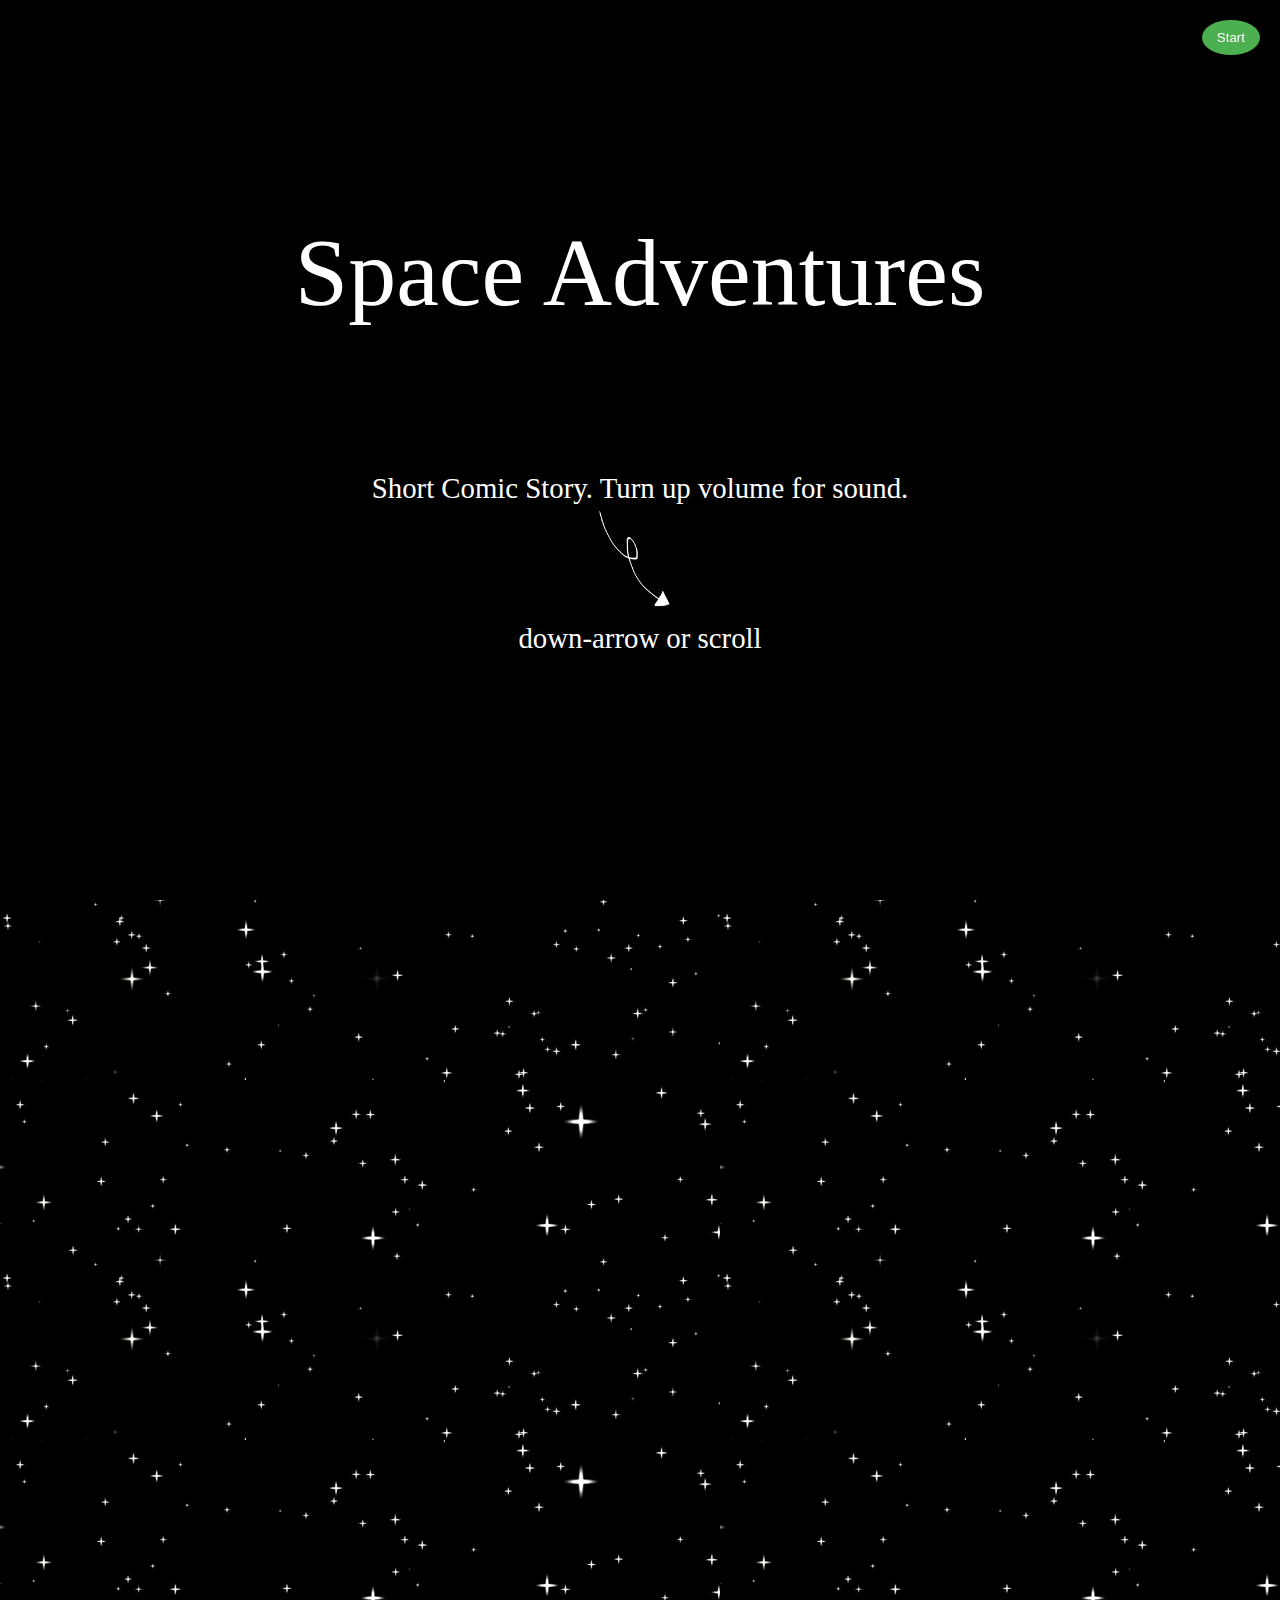
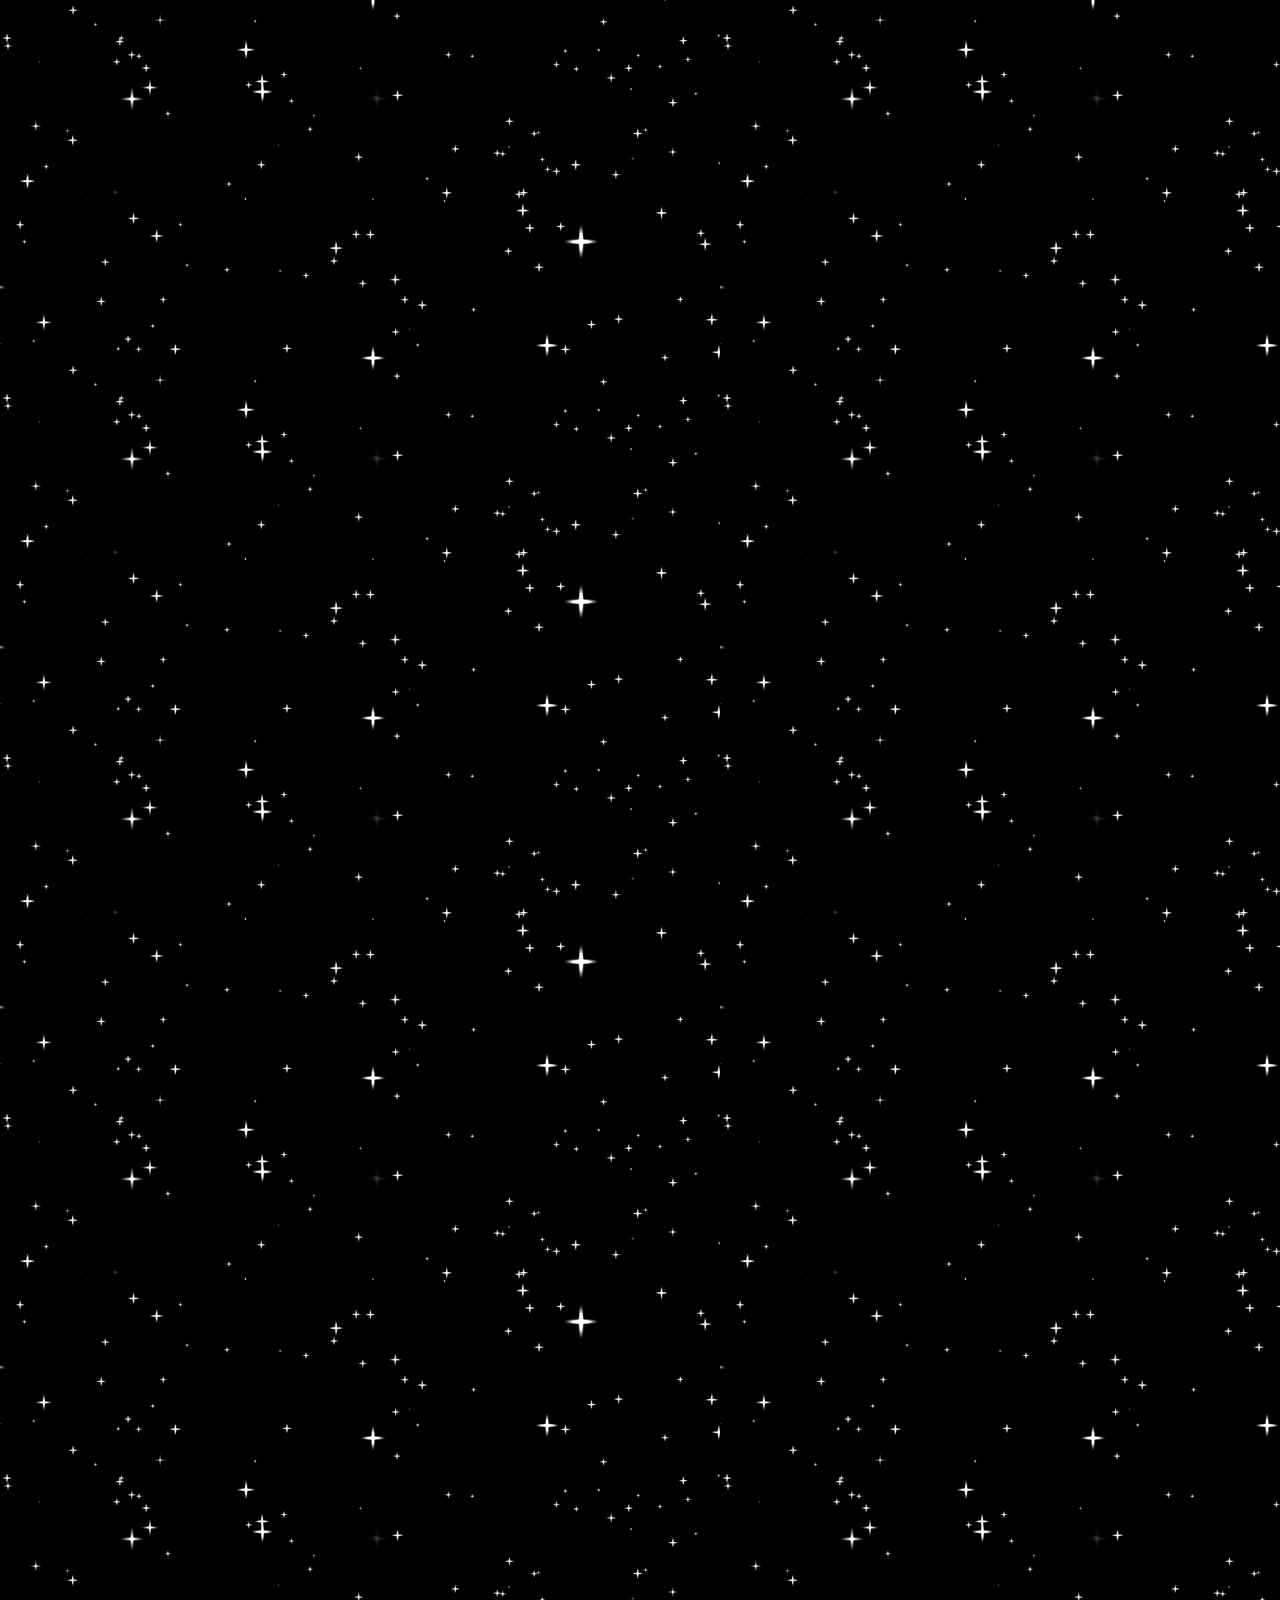
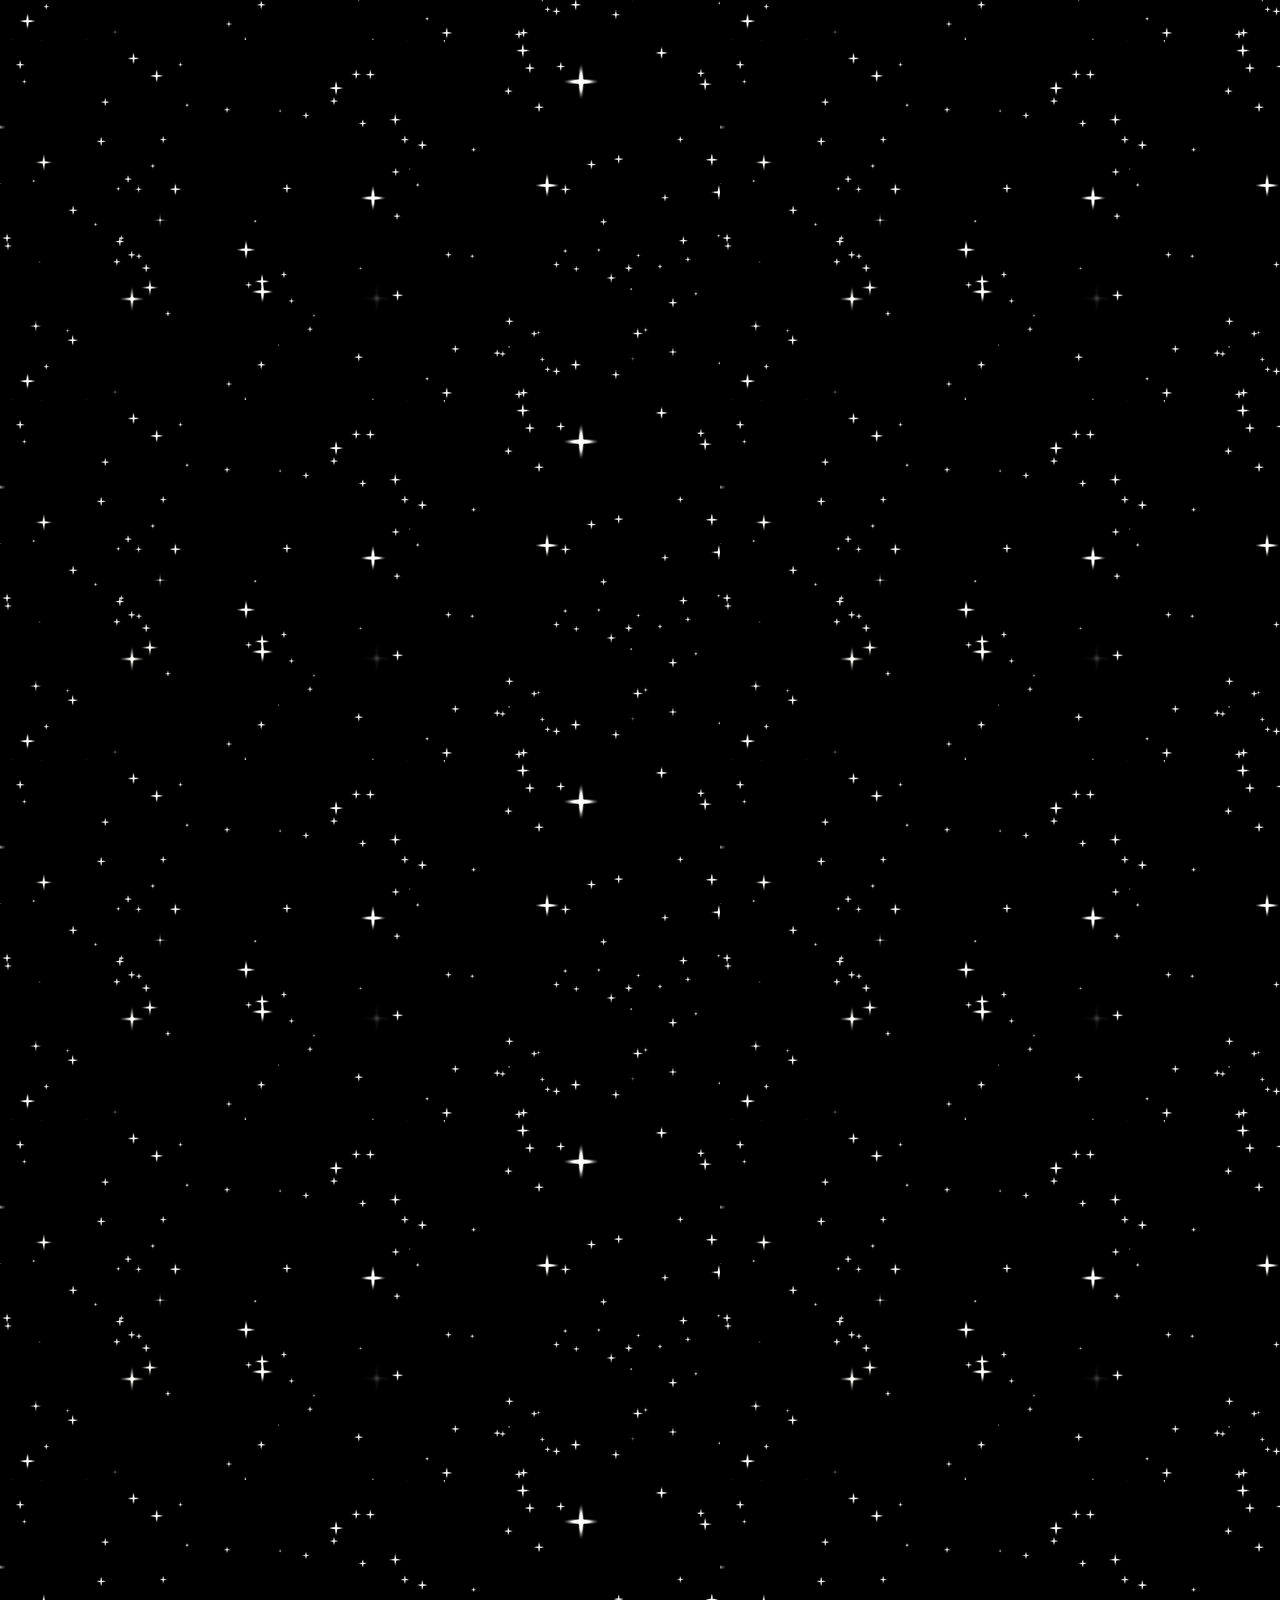
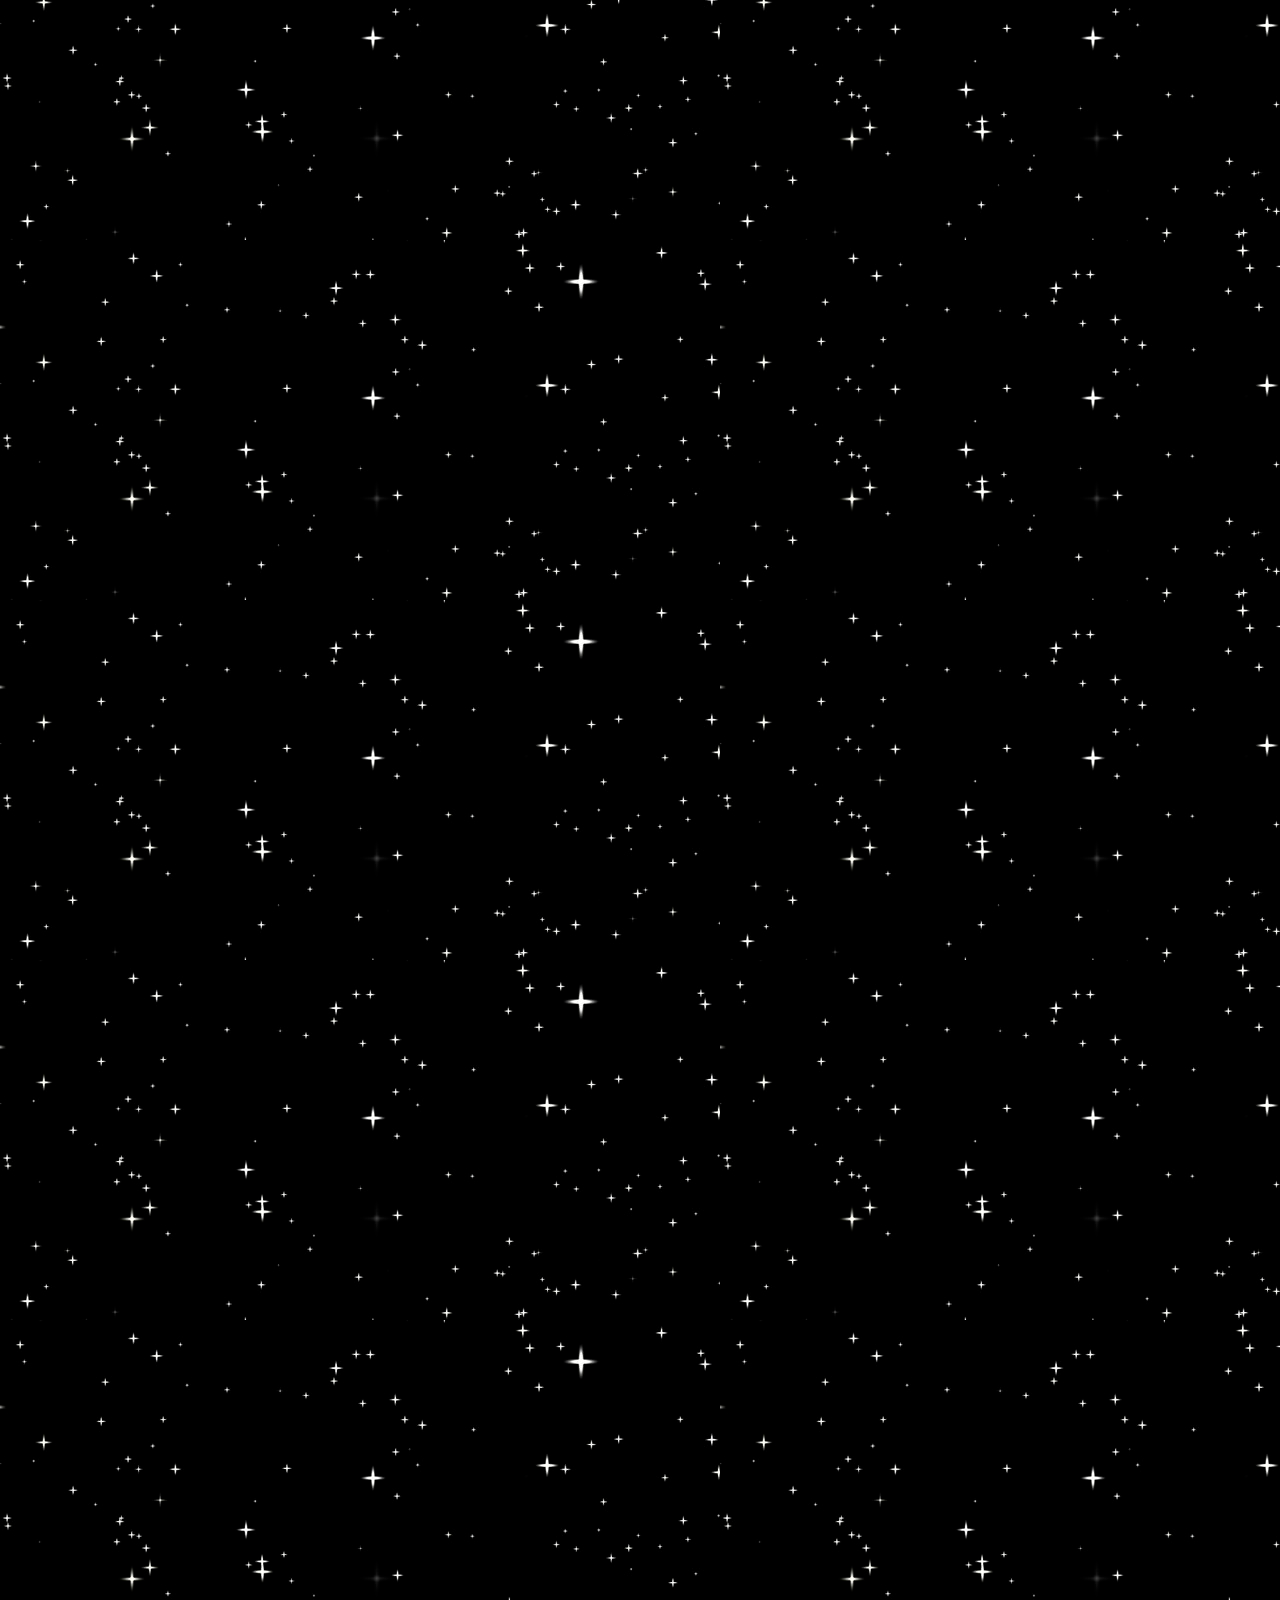
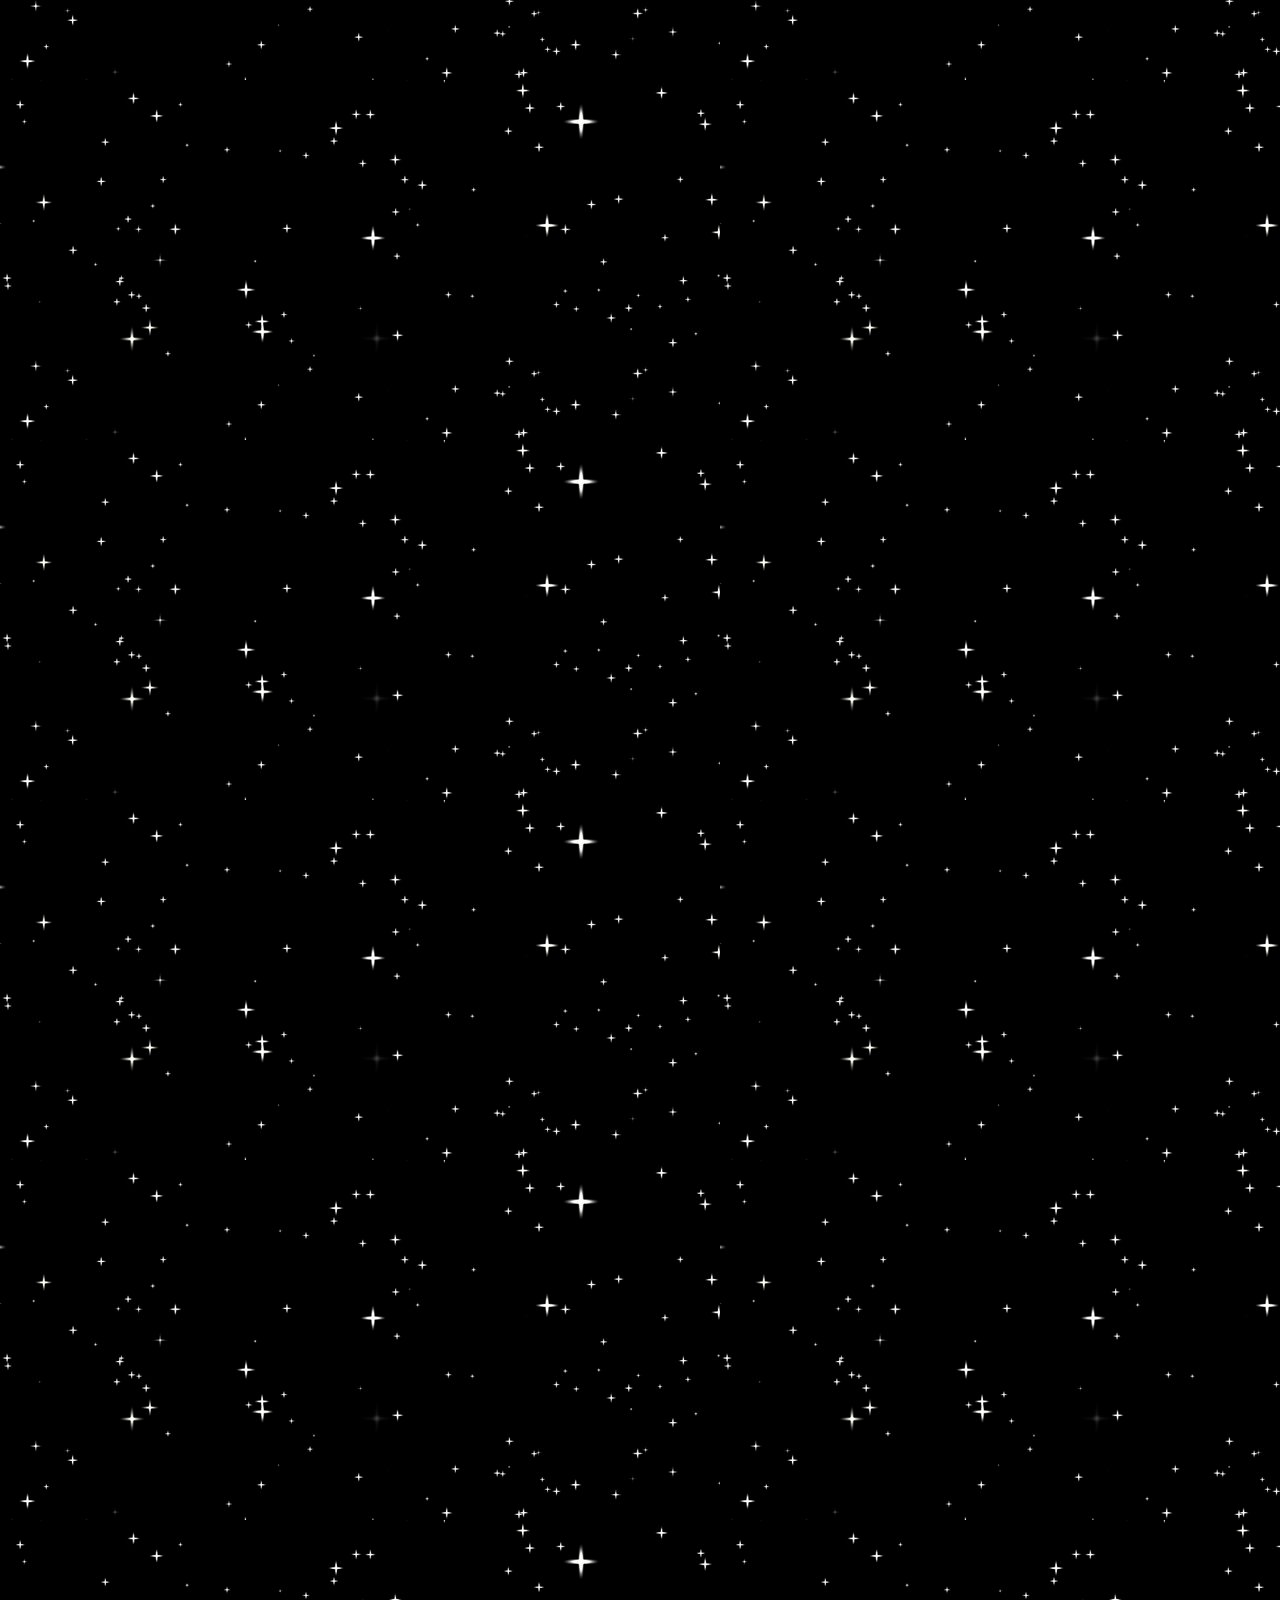
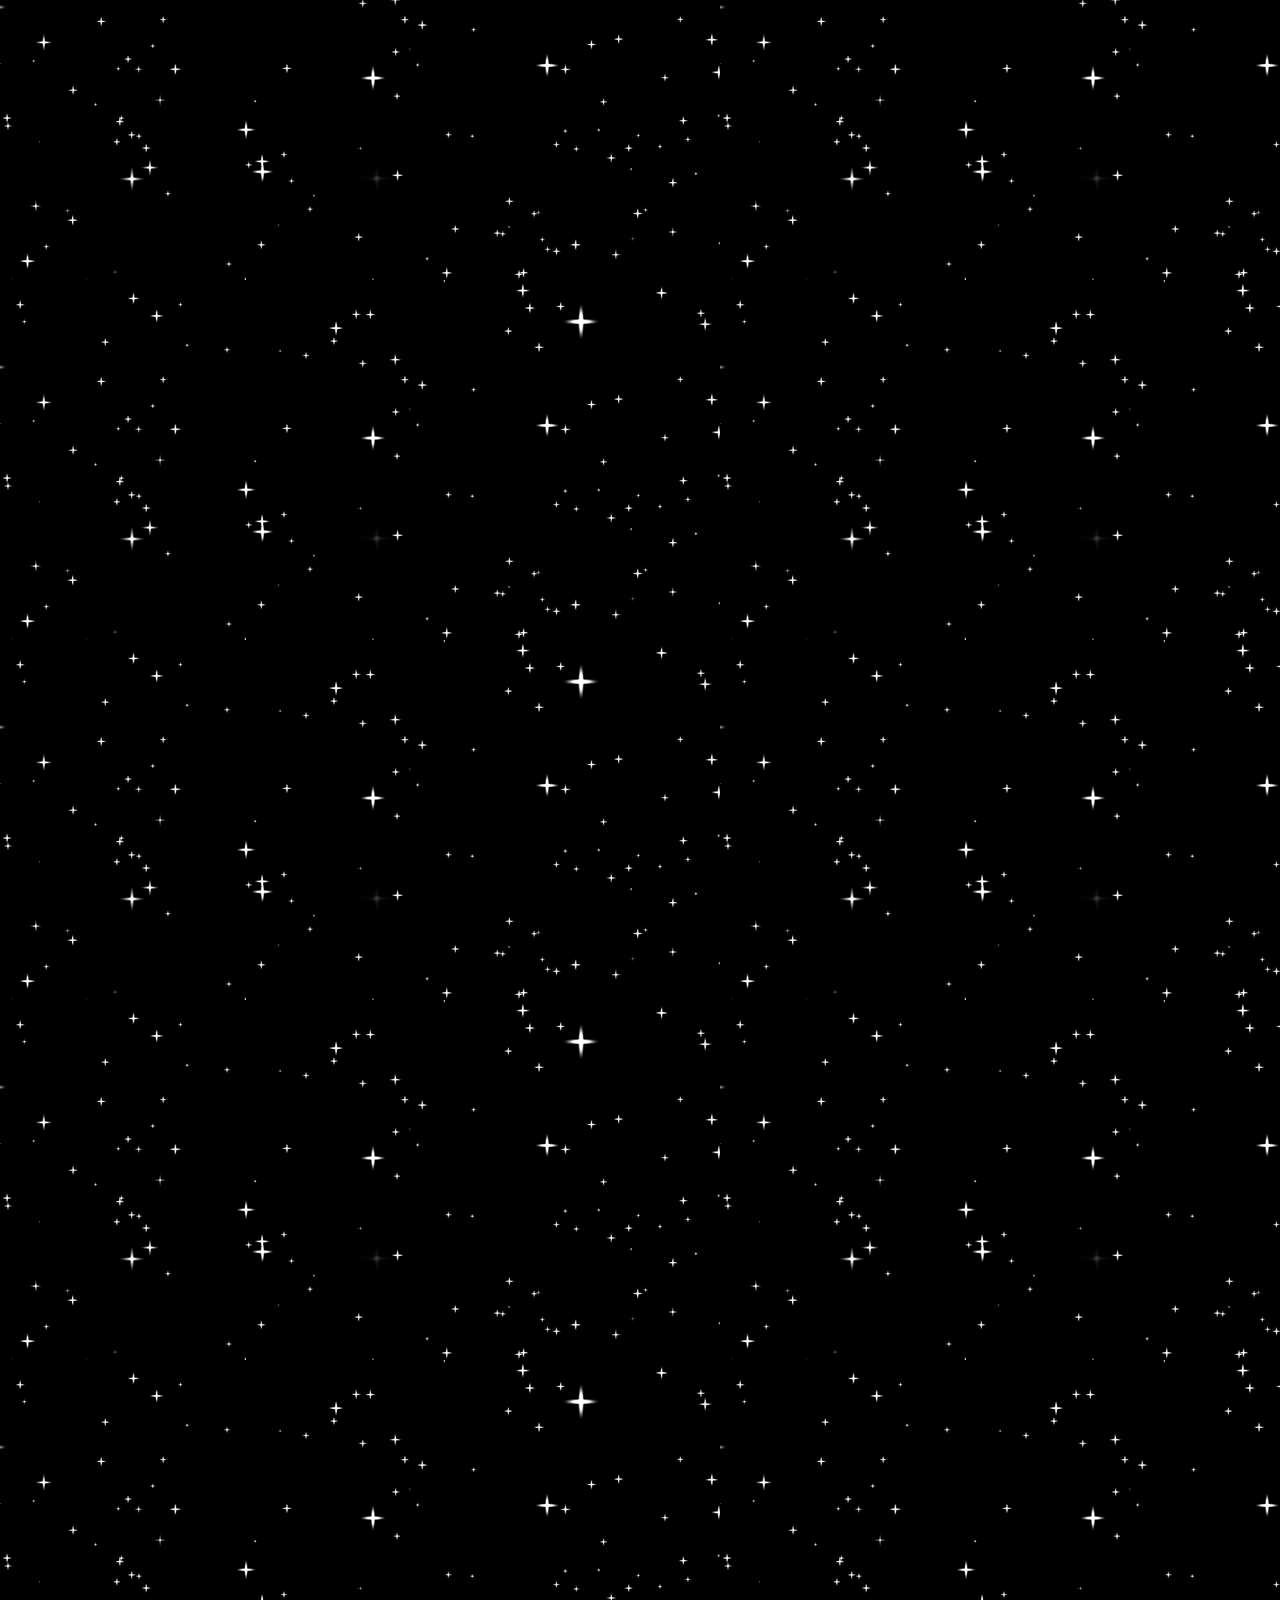
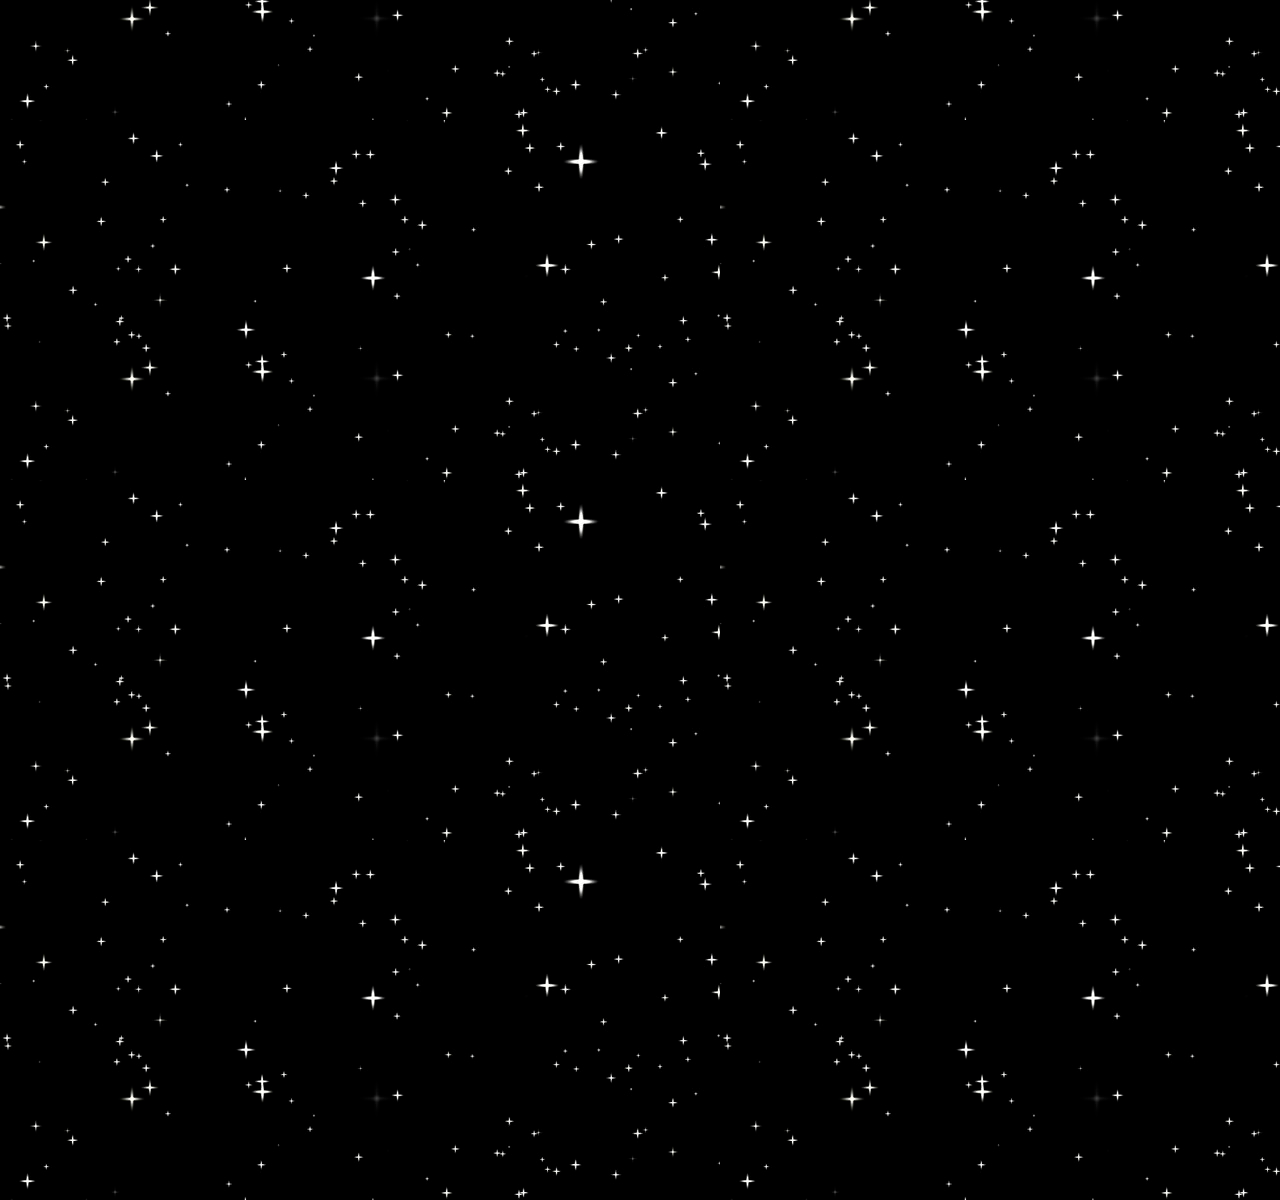
<file: InteractiveComic/index.html>
<!-- This line declares the document type as HTML -->
<!DOCTYPE html>
<!-- This is the opening of the HTML document -->
<html lang="en">
<head>
  <!-- This sets the character encoding for the page to UTF-8 -->
  <meta charset="UTF-8">
  <!-- This sets the title of the page -->
  <title>Interactive Comic</title>
  <!-- This links to an external CSS file for styling -->
  <link rel="stylesheet" href="style.css">
  <!-- This links to an external JavaScript library (jQuery) -->
  <script src="https://code.jquery.com/jquery-3.6.0.min.js"></script>
</head>
<body>
  <!-- This is the header container for the page -->
  <div class="header-container">
    <!-- This is the header for the page -->
    <div class="header">Space Adventures</div>
    <!-- This is a description for the header -->
    <p class="header-description">Short Comic Story. Turn up volume for sound.<br><span class="down-icon"></span><br> down-arrow or scroll</p>
  </div>
  
  <!-- This is the container for the panels in the comic -->
  <div class="container">
    <!-- This is the first panel -->
    <div class="panel panel1">
      <!-- These are the images for the first panel -->
      <img src="images/panel1.1.png" alt="Panel 1 Image 1" class="active" data-sound="sounds/1.1.wav">
      <img src="images/panel1.2.png" alt = "Panel 1 Image 2" class="prev" data-sound="sounds/1.2.wav">
      <img src="images/panel1.3.png" alt = "Panel 1 Image 3" class="next" data-sound="sounds/1.3.wav">
      <!-- This is the text bubble for the first panel -->
      <div class="text-bubble">Panel 1</div>     

      <div class="instructions">Right-arrow for next image
        <span class="arrow-icon"></span>
      </div>

      <div class="scrolling"><span class="down-icon"></span>
        Down-arrow for next Panel
      </div>

    </div>

    <!-- This is the second panel -->
    <div class="panel panel2">
      <!-- These are the images for the second panel -->
      <img src="images/panel2.1.png" alt="Panel 2 Image 1" class="active" data-sound="sounds/2.1.mp3">
      <img src="images/panel2.2.png" alt = "Panel 2 Image 2" class="prev" data-sound="sounds/2.2.wav">
      <img src="images/panel2.3.png" alt = "Panel 2 Image 3" class="next" data-sound="sounds/2.3.wav">
      <!-- This is the text bubble for the second panel -->
      <div class="text-bubble">Panel 2</div>
      <!-- These are the instructions for the second panel -->
      <div class="instructions">Right-arrow for next image
        <span class="arrow-icon"></span>
      </div>

      <div class="scrolling"><span class="down-icon"></span>
        Down-arrow for next Panel
      </div>

    </div>
    
    <!-- This is the third panel -->
    <div class="panel panel3">
      <!-- This is the image for the third panel -->
      <img src="images/panel3.png" alt="Panel 3 Image 1" class="next" data-sound="sounds/3.1.mp3">
      <!-- This is the text bubble for the third panel -->
      <div class="text-bubble">Panel 3</div>
      <!-- These are the instructions for the third panel -->
      <div class="scrolling"><span class="down-icon"></span>
        Down-arrow for next Panel
      </div>
      
    </div>

    <!-- This is the fourth panel -->
    <div class="panel panel4">
       <!-- This is the image for the fourth panel -->
      <img src="images/panel4.1.png" alt="Panel 4 Image 1" class="active" data-sound="sounds/4.1.wav">
      <img src="images/panel4.2.png" alt = "Panel 4 Image 2" class="prev" data-sound="sounds/4.2.wav">

       <!-- This is the text bubble for the fourth panel -->
      <div class="text-bubble">Panel 4</div>

      <div class="instructions">Right-arrow for next image
        <span class="arrow-icon"></span>
      </div>

      <div class="scrolling"><span class="down-icon"></span>
        Down-arrow for next Panel
      </div>

      

    </div>

    <!-- This is the ffith panel -->
    <div class="panel panel5">
       <!-- This is the image for the fifth panel -->
      <img src="images/panel5.1.png" alt="Panel 5 Image 1" class="active" data-sound="sounds/5.1.wav">
      <img src="images/panel5.2.png" alt = "Panel 5 Image 2" class="prev" data-sound="sounds/5.2.wav">
      
       <!-- This is the text bubble for the fith panel -->
      <div class="text-bubble">Panel 5</div>
      <div class="instructions">Right-arrow for next image
        <span class="arrow-icon"></span>
      </div>

      <div class="scrolling"><span class="down-icon"></span>
        Down-arrow for next Panel
      </div>
      
    </div>

    <!-- This is the sixth panel -->
    <div class="panel panel6">

       <!-- This is the image for the sixth panel -->
      <img src="images/panel6.1.png" alt="Panel 6 Image 1" class="active" data-sound="sounds/6.1.wav">
      <img src="images/panel6.2.png" alt = "Panel 6 Image 2" class="prev" data-sound="sounds/6.2.wav">
      <img src="images/panel6.3.png" alt="Panel 6 Image 3" class="next" data-sound="sounds/6.3.wav">
      
      <!-- This is the text bubble for the sixth panel -->
      <div class="text-bubble">Panel 6</div>

      <div class="instructions">Right-arrow for next image
        <span class="arrow-icon"></span>
      </div>

      <div class="scrolling"><span class="down-icon"></span>
        Down-arrow for next Panel
      </div>

    </div>

    <!-- This is the seventh panel -->
    <div class="panel panel7">

       <!-- This is the image for the seventh panel -->
      <img src="images/panel7.1.png" alt="Panel 7 Image 1" class="active" data-sound="sounds/7.1.wav">
      <img src="images/panel7.2.png" alt = "Panel 7 Image 2" class="prev" data-sound="sounds/7.2.wav">
      <img src="images/panel7.3.png" alt="Panel 7 Image 3" class="next" data-sound="sounds/7.3.wav">

          <!-- This is the text bubble for the seventh panel -->
      <div class="text-bubble">Panel 7</div>

      <div class="instructions">Right-arrow for next image
        <span class="arrow-icon"></span>
      </div>

      <div class="scrolling"><span class="down-icon"></span>
        Down-arrow for next Panel
      </div>
      
    </div>

    <!-- This is the eigth panel -->
    <div class="panel panel8">
       <!-- This is the image for the eighth panel -->
      <img src="images/panel8.1.png" alt="Panel 8 Image 1" class="active" data-sound="sounds/8.1.wav">
      <img src="images/panel8.2.png" alt = "Panel 8 Image 2" class="prev" data-sound="sounds/8.2.wav">

          <!-- This is the text bubble for the eigthh panel -->
      <div class="text-bubble">Panel 8</div>

      <div class="instructions">Right-arrow for next image
        <span class="arrow-icon"></span>
      </div>

      <div class="scrolling"><span class="down-icon"></span>
        Down-arrow for next Panel
      </div>
  
    </div>

    <!-- This is the ninth panel -->
    <div class="panel panel9">
       <!-- This is the image for the ninth panel -->
      <img src="images/panel9.1.png" alt="Panel 9 Image 1" class="active">
      <img src="images/panel9.2.png" alt = "Panel 9 Image 2" class="prev" data-sound="sounds/9.2.wav">
      <img src="images/panel9.3.png" alt="Panel 9 Image 3" class="next" data-sound="sounds/9.3.wav">

          <!-- This is the text bubble for the ninth panel -->
      <div class="text-bubble">Panel 9</div>

      <div class="instructions">Right-arrow for next image
        <span class="arrow-icon"></span>
      </div>

      <div class="scrolling"><span class="down-icon"></span>
        Down-arrow for next Panel
      </div>

    </div>

    <!-- This is the tenth panel -->
    <div class="panel panel10">
       <!-- This is the image for the tenth panel -->
      <img src="images/panel10.1.png" alt="Panel 10 Image 1" class="active" data-sound="sounds/10.1.wav">
      <img src="images/panel10.2.png" alt = "Panel 10 Image 2" class="prev" data-sound="sounds/10.2.mp3">
      <img src="images/panel10.3.png" alt="Panel 10 Image 3" class="next" data-sound="sounds/10.3.wav">
      <img src="images/panel10.4.png" alt="Panel 10 Image 4" class="active" data-sound="sounds/10.4.mp3">
      <img src="images/panel10.5.png" alt = "Panel 10 Image 5" class="prev" data-sound="sounds/10.5.wav">
      <img src="images/panel10.6.png" alt="Panel 10 Image 6" class="next" data-sound="sounds/10.4.mp3">
      
          <!-- This is the text bubble for the tenth panel -->
      <div class="text-bubble">Panel 10</div>

      <div class="instructions">Right-arrow for next image
        <span class="arrow-icon"></span>
      </div>

      <div class="scrolling"><span class="down-icon"></span>
        Down-arrow for next Panel
      </div>

    </div>

    <!-- This is the eleventh panel -->
    <div class="panel panel11">
       <!-- This is the image for the eleventh panel -->
      <img src="images/panel11.png" alt="Panel 11 Image 1" class="active">
      
          <!-- This is the text bubble for the eleventh panel -->
      <div class="text-bubble">Panel 11</div>
      <div class="ending">
        <p>Creators:<br><br>Mbebo Nonna <br> Ibrahim, Majid<br>
          Nabih, Tarek<br>
          Saleh, Mira
        </p>
      </div>
    </div>

  </div>

  <button id="scroll-to-top">
    Start
  </button>

  

  <script src="script.js"></script>
</body>
</html>
</file>
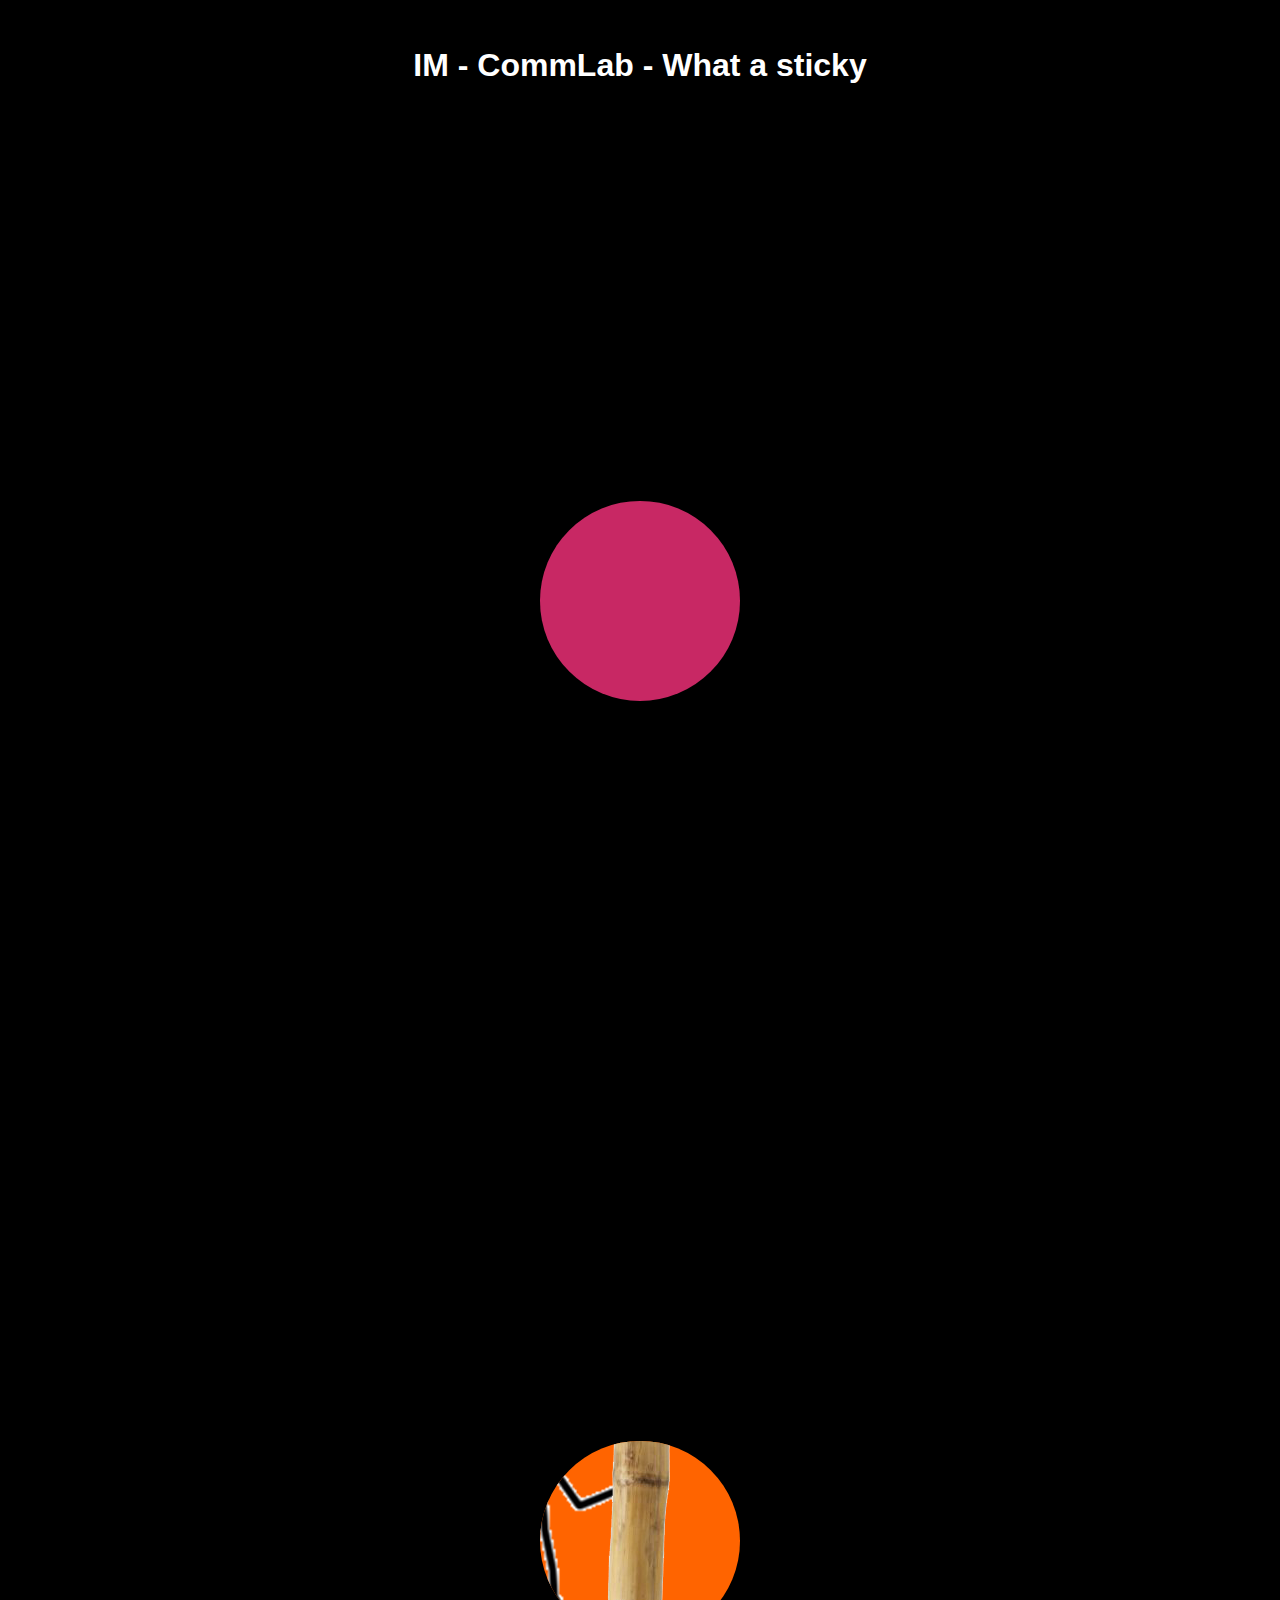
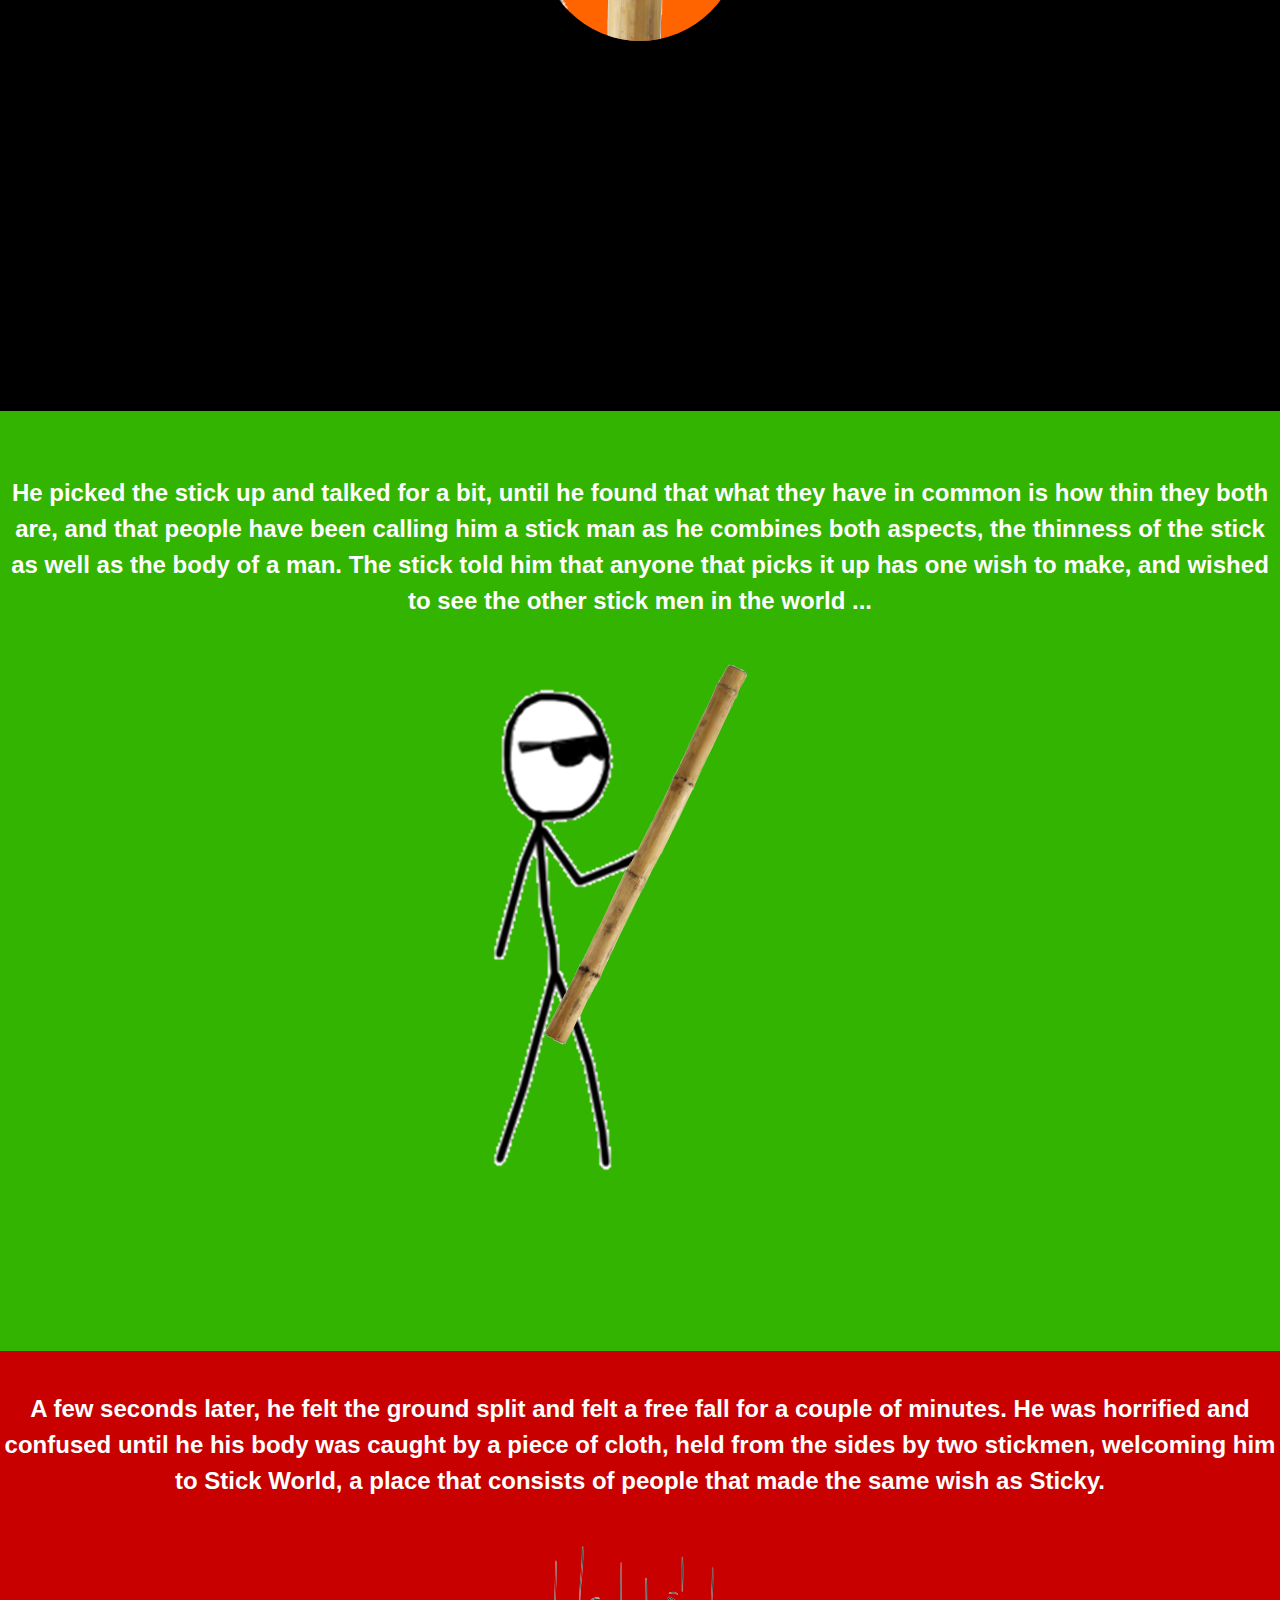
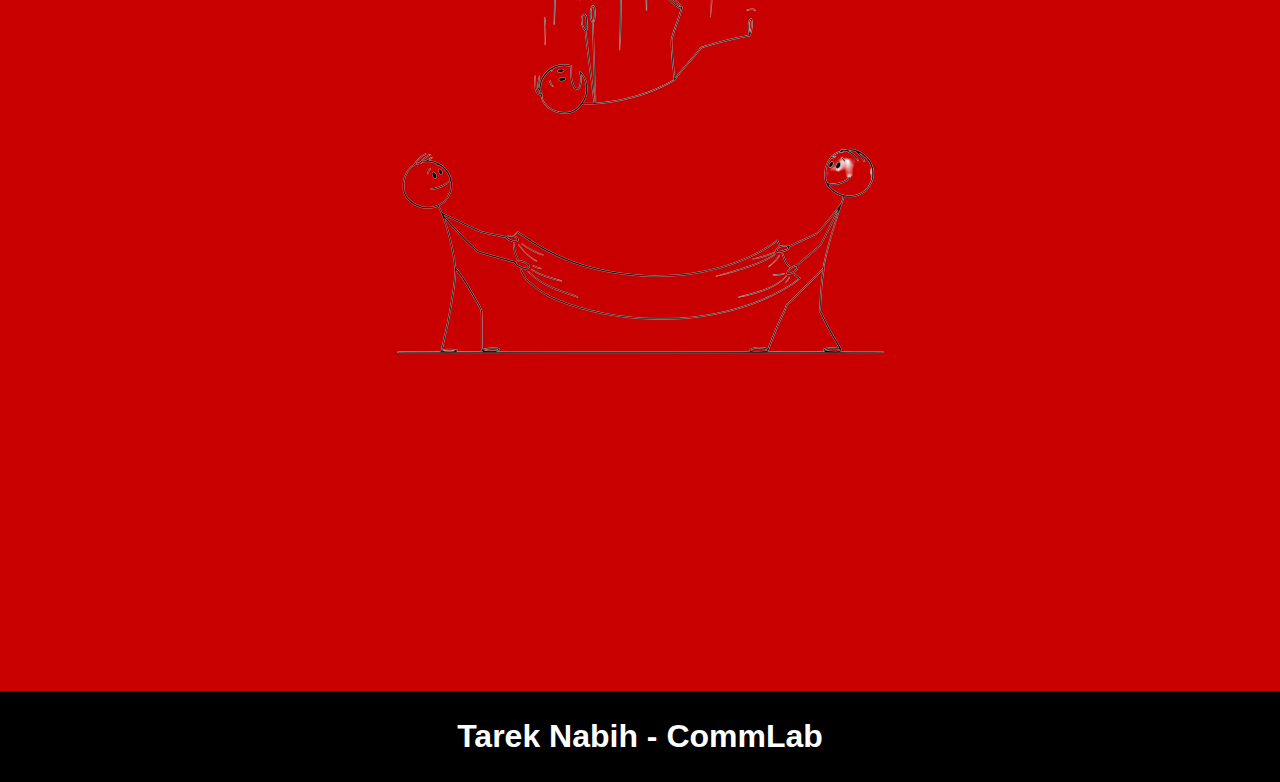
<file: scroll-animation-main/index.html>
<!-- MAKE a webpage with a scroll animation, which tells a story -->
<!-- Create the body as setions wtih scroll animation-->
<!-- Create a header with a title and a menu -->
<!-- Create a footer with a menu -->
<!-- Create a menu with a list of links -->

<html>
<head>
    <meta charset="utf-8">
    <title>What a Sticky</title>
<style>
    html {
  scroll-behavior: smooth;
}
    body {
        margin: 0;
        padding: 0;
        background-color: #000;
        color: #fff;
        font-family: sans-serif;
        font-size: 16px;
        line-height: 1.5;
    }
    .container {
        max-width: 100%;
        margin: 0 auto;
        padding: 0 auto;
    }
    .header {
        background-color: #000;
        color: #fff;
        padding: 20px 0;
    }
   
    .section {
        padding: 20px 0;
        height: 100%;
        width: 100%;

    }
    .section h2 {
        margin: 0;
        padding: 0;
        font-size: 24px;
    }

    #section1 {
        background-color: #000;
        padding: 20px 0;
        height: 100%;
        width: 100%;
    }

    #section2 {
        background-color: #000;
        padding: 20px 0;
        height: 100%;
        width: 100%;
    }

    #section3 {
        background-color: #000;
        padding: 20px 0;
        height: 100%;
        width: 100%;
    }

    #section4 {
        padding: 20px 0;
        height: 100%;
        width: 100%;
    }

    .section p {
        margin: 0;
        padding: 0;
    }
    .footer {
        background-color: #000;
        color: #fff;
        padding: 20px 0;
    }
   
    .center {
        text-align: center;
    }

    a {
        color: #fff;
        text-decoration: none;
        bottom: 10px;
        top: 40px;
        right: 45%;
        padding: 10px;
        background-color: #000;
        border: 1px solid #fff;
    }

    .content {
        padding-left: 10vw;
        padding-right: 10vw;
    }

</style>
</head>
<body>
    <div class="center"
    <div class="container">
        <header class="header">
            <h1>IM - CommLab - What a sticky</h1>
        </header>
        <section id="section1" style="background-color: #06283D;">
            <img src="1.png" style="padding-left: 10%;">
            <img src="2.png" style=" top: 50%; height: 50%;">
        </section>

        <section id="section2" style="background-color: #256D85;">
            <h2>This story is about Sticky. Throughout his life, he never understood why people referred to him as a stickman. He was always told that he looks like a stick, but he didn't know what a stick as he was blind and never asked. One day, he heard someone calling his name from afar ... </h2>
            <br>
            <img src="3.png" >
            <h2>The voice kept coming closer and closer, until Sticky was able to touch something, it started speaking and explaining to him that it's a wooden stick. He still couldn't understand why people were comparing him to an object and not a person.</h2>
            <br>
        
        </section>

        <section id="section3" style="background-color: #47B5FF;">
            <br>
            <h2> He picked the stick up and talked for a bit, until he found that what they have in common is how thin they both are, and that people have been calling him a stick man as he combines both aspects, the thinness of the stick as well as the body of a man. The stick told him that anyone that picks it up has one wish to make, and wished to see the other stick men in the world ...</h2>
            <img src="6.png" >
        </section>

        <section id="section4" style="background-color: #DFF6FF;">
            <h2>A few seconds later, he felt the ground split and felt a free fall for a couple of minutes. He was horrified and confused until he his body was caught by a piece of cloth, held from the sides by two stickmen, welcoming him to Stick World, a place that consists of people that made the same wish as Sticky.</h2>
            <img src="5.png" style="top: 50px;">
        </section>

        <container class= "footer">
            <h1>Tarek Nabih - CommLab</h1>
        </container>
    </div>
    </div>
</body>
<script>
    //scroll animation for the sections of the body of the webpage with scroll animation and a story telling
    //change the background color of the sections with scroll animation
    
    var section1 = document.getElementById("section1");
    var section2 = document.getElementById("section2");
    var section3 = document.getElementById("section3");
    var section4 = document.getElementById("section4");

    //change the background color of the sections with scroll animation 
    window.addEventListener("scroll", function() {
        var value = window.scrollY;
        section1.style.clipPath = "circle(" + value + "px at center)"; 
        section1.style.backgroundColor = "rgb(200, 40, " + value + ")";
        section2.style.clipPath = "circle(" + value + "px at center)";
        //change gradient color of the background
        var secTwoVal = value - window.innerHeight
        section2.style.backgroundColor = "rgb(255, 100, " + secTwoVal + ")";
        // section3.style.clipPath = "circle(" + value + "px at center)";
        var secThreeVal = value - window.innerHeight*2
        section3.style.backgroundColor = "rgb(50, 180, " + secThreeVal + ")";
        // section4.style.clipPath = "circle(" + value + "px at center)";

        var secFourVal = value - window.innerHeight*3
        section4.style.backgroundColor = "rgb(200, 0, " + secFourVal + ")";

        //move the images with scroll animation
        section1.style.backgroundPosition = "center " + value * 0.5 + "px";
        section2.style.backgroundPosition = "center " + value * 0.5 + "px";
        section3.style.backgroundPosition = "center " + value * 0.5 + "px";
        section4.style.backgroundPosition = "center " + value * 0.5 + "px";
        
    });

    //window scroll 

    window.scroll({
        top: 100,
        left: 0,
        behavior: 'smooth'
    });

    

    //move image with scroll animation and  parallax effect 
    // var img = document.getElementById("img");
    // window.addEventListener("scroll", function() {
    //     var value = window.scrollY;
    //     img.style.top = value * 0.5 + "px";
    // });

    //change the background color of the sections with scroll animation
    // const [red, green, blue] = [69, 111, 225]
    // window.addEventListener('scroll', () => {
    //     const y = 1 + (window.scrollY || window.pageYOffset) / 150
    //     const [r, g, b] = [red/y, green/y, blue/y].map(Math.round)
    //     document.body.style.backgroundColor = `rgb(${r}, ${g}, ${b})`
    // })
    
</script>

</html>
</file>
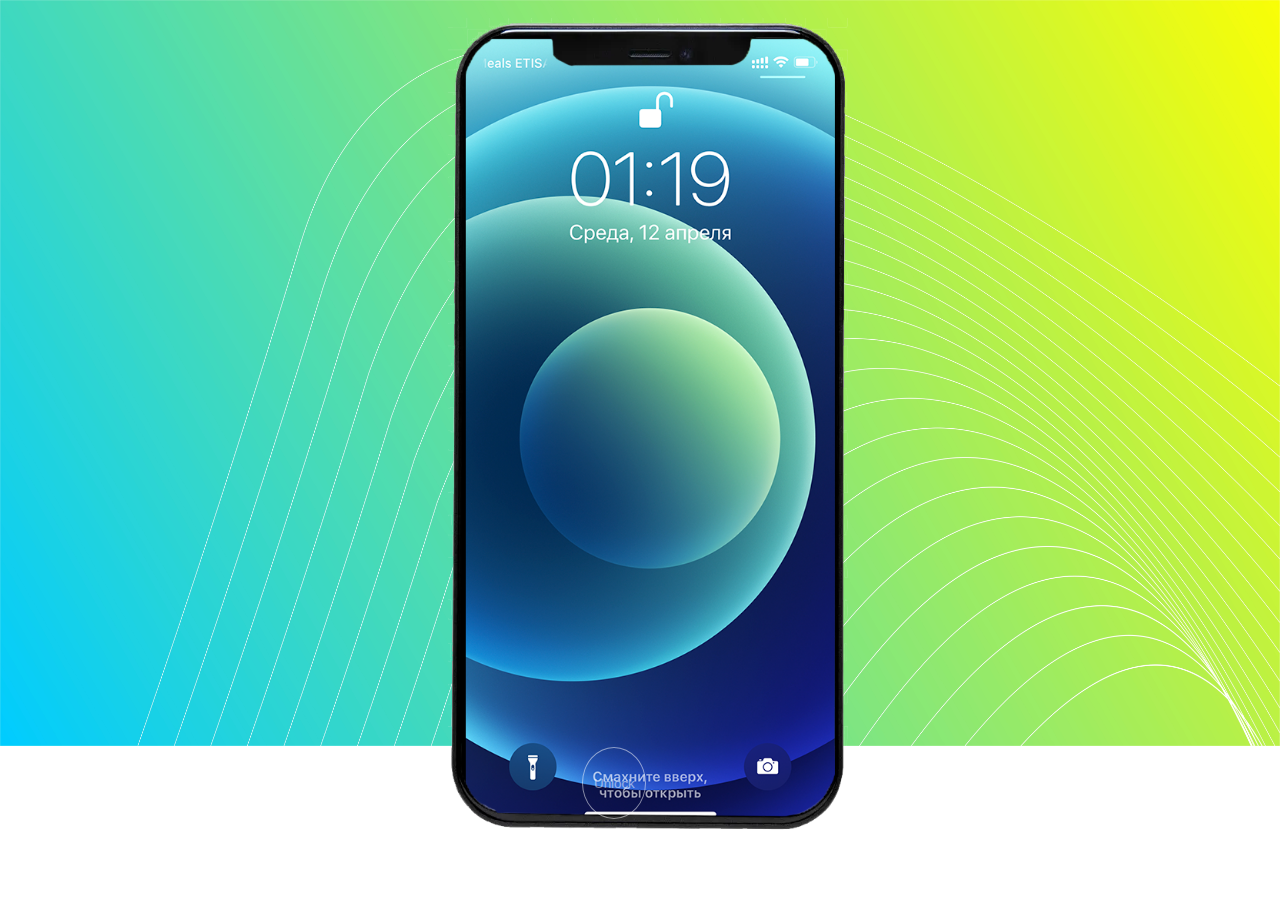
<file: soundProject/index.html>
<!DOCTYPE html>
<html lang="en">
  <head>
    <meta charset="UTF-8" />
    <meta http-equiv="X-UA-Compatible" content="IE=edge" />
    <meta name="viewport" content="width=device-width, initial-scale=1.0" />
    <link href="styles.css" rel="stylesheet" />
    <title>Not a Scam</title>
  </head>
  <body>
    <!-- phone frame with screen -->
    <div class="phone">
      <img id="phone-ringing" src="./images/phone-ringing.png" alt="" />
    </div>
    <!-- phone screen images to be used -->
    <img id="uae-call" src="./images/UAEbank-call.png" alt="" />
    <img id="dubai-call" src="./images/dubaiBank-call.png" alt="" />
    <img id="lockscreen" src="./images/lockscreen.png" alt="" />
    <!-- unlock and attend buttons -->
    <button id="unlock-button">Unlock</button>
    <button id="attend-button">
      <img src="./images/attend.png" alt="" />
    </button>
    <!-- restart button for the last screen -->
    <button id="restart-button" onclick="location.reload()">Restart</button>
    <!-- play/pause button that alternates -->
    <button id="bPlayPause">
      <img id="imgPlayPause" src="images/pause.png" />
    </button>
    <!-- audio for ringtone, scam, and bank official -->
    <audio id="ringtone" loop>
      <source src="sounds/ringing.mp3" type="audio/mpeg" />
    </audio>
    <audio id="audio-scam" src="sounds/AudioScam.mp3"></audio>
    <audio id="bank-audio" src="sounds/BankAudio.mp3"></audio>

    <script type="text/javascript" src="script.js"></script>
  </body>
</html>
</file>
<file: InteractiveComic/style.css>
/* Set margin, padding, and background properties for the entire page */
body {
  margin: 0;
  padding: 0;
  background-color: #000000;
  background-image: url(images/starfield.png);
  background-repeat: repeat;
  width: 100%;
  overflow-x: hidden;
}

/* Define the properties for each panel, including display, height, opacity, and transitions */
.panel {
  height: 100vh;
  display: flex;
  justify-content: center;
  align-items: center;
  position: relative;
  opacity:0;
  transition: opacity 0.5s ease-in-out;
}

/* Define the properties for images within each panel, including maximum width and height, position, opacity, and transitions */
.panel img {
  max-width: 80%;
  max-height: 80%;
  position: absolute;
  margin-top: 3rem;
  margin-left: 8rem;
  opacity: 1;
  transition: opacity 0.2s ease-in-out;
}

/* Define the properties for active images, including opacity and z-index */
.panel img.active {
  opacity: 1;
  z-index: 1;
  align-self: center;
}

/* Define the properties for previous images, including opacity and transform */
.panel img.prev {
  opacity: 0;
  z-index: 0;
  transform: translateX(-100%);
}

/* Define the properties for next images, including opacity and transform */
.panel img.next {
  opacity: 0;
  z-index: 0;
  transform: translateX(100%);
}

/* Define the properties for active panels, including opacity */
.panel.active {
  opacity: 1;
}

/* Define the properties for inactive images, including display */
.panel .image:not(.active) {
  display: none;
}

/* Define the properties for text bubbles, including display, position, background color, padding, font size, font weight, and color */
.panel .text-bubble {
  display: none;
  position: absolute;
  bottom: 0.2rem;
  left: 50%;
  transform: translateX(-50%);
  background-color: #ffffff;
  padding: 0.5rem;
  border-radius: 1rem;
  font-size: 1.2rem;
  font-weight: bold;
  color: #000000;
}

/* Display text bubbles when hovering over a panel */
.panel:hover .text-bubble {
  display: block;
}

/* Define the properties for the header container, including display, flex direction, justify content, align items, height, background color, color, and animation */
.header-container {
  display: flex;
  flex-direction: column;
  justify-content: center;
  align-items: center;
  height: 100vh;
  background-color: #000;
  color: #fff;
  animation: header-animation 1.5s ease-in-out infinite;
}

/* Define the properties for the header, including font size, text alignment, and margin */
.header {
  font-size: 6rem;
  text-align: center;
  margin-bottom: 1rem;
}

/* Define the properties for the header description, including margin and font size */
.header-description {
  margin-top: 8rem;
  font-size: 1.8rem;
  text-align: center;
}

/* Define the animation keyframes for the header */
  @keyframes header-animation {
    0% {
      opacity: 0.8;
      background-color: #000;
    }
    25% {
      opacity: 0.6;
      background-color: #111;
    }
    50% {
      opacity: 0.4;
      background-color: #222;
    }
    75% {
      opacity: 0.6;
      background-color: #111;
    }
    100% {
      opacity: 0.8;
      background-color: #000;
    }
  }



/* create a button the takes you to the top */  
  #scroll-to-top {
    position: fixed;
    top: 20px;
    right: 20px;
    background-color: #4CAF50;
    color: white;
    padding: 10px 15px;
    border: none;
    cursor: pointer;
    border-radius: 50%;
    box-shadow: 0px 2px 5px rgba(0, 0, 0, 0.25);
  }
  

/* create a scroll hover effect */
  #scroll-to-top:hover {
    background-color: #3e8e41;
  }



/* create instructions */
.instructions {
  position: absolute;
  bottom: 0;
  right: 0;
  color: #ffffff;
  font-size: 2rem;
}

.arrow-icon {
  display: inline-block;
  width: 150px;
  height: 150px;
  background-image: url('images/right-arrow.png');
  background-size: contain;
  background-repeat: no-repeat;
  margin-left: 10px;
  animation-name: arrow-animation;
  animation-duration: 1s;
  animation-iteration-count: infinite;
  animation-timing-function: linear;
}

.scrolling {
  position: absolute;
  bottom: 0;
  left: 0;
  color: #ffffff;
  font-size: 1.5rem;
}

.down-icon {
  display: inline-block;
  width: 100px;
  height: 100px;
  padding-bottom:10px;
  background-image: url('images/arrow.png');
  background-size: contain;
  background-repeat: no-repeat;
  margin-left: 10px;
  animation-name: arrow-animation;
  animation-duration: 1s;
  animation-iteration-count: infinite;
  animation-timing-function: linear;
}

/* Define the animation keyframes for the arrows */
@keyframes arrow-animation {
  0% {
    transform: translateX(0);
  }
  50% {
    transform: translateX(5px);
  }
  100% {
    transform: translateX(0);
  }
}

.ending {
  position: absolute;
  bottom: 10%;
  left: 50%;
  font-size: 2rem;
  color:#fff;
  z-index: 999;
}
</file>
<file: soundProject/styles.css>
body {
  background-image: url("images/green-bg.jpg");
  background-repeat: no-repeat;
  background-size: cover;
}

#uae-call {
  display: none;
  position: absolute;
  width: 400px;
  left: 35vw;
  top: 2vh;
}

#phone-ringing {
  display: none;
  position: absolute;
  width: 400px;
  left: 35vw;
  top: 2vh;
}

#lockscreen {
  position: absolute;
  width: 400px;
  left: 35vw;
  top: 2vh;
}

#dubai-call {
  display: none;
  position: absolute;
  width: 400px;
  left: 35vw;
  top: 2vh;
}

#restart-button {
  display: none;
}

#unlock-button {
  border: 0.15vw solid rgb(255, 255, 255);
  border-radius: 50%;
  position: absolute;
  width: 5vw;
  height: 8vh;
  left: 45.5vw;
  top: 83vh;
  opacity: 50%;
  background-color: transparent;
  color: rgb(255, 255, 255);
  cursor: pointer;
}

#restart-button {
  border: 0.15vw solid rgb(255, 255, 255);
  border-radius: 40%;
  position: absolute;
  width: 5vw;
  height: 7vh;
  left: 45.5vw;
  top: 83vh;
  opacity: 50%;
  background-color: transparent;
  color: rgb(255, 255, 255);
  cursor: pointer;
}

#attend-button {
  display: none;
  border: none;
  position: absolute;
  width: 7vw;
  height: 7vh;
  left: 44.8vw;
  top: 80vh;
  background-color: transparent;
  cursor: pointer;
}

#bPlayPause {
  display: none;
  border: none;
  position: absolute;
  width: 7vw;
  height: 7vh;
  left: 45.3vw;
  top: 76.5vh;
  background-color: transparent;
  cursor: pointer;
}

#imgPlayPause {
  width: 100%;
}
</file>
